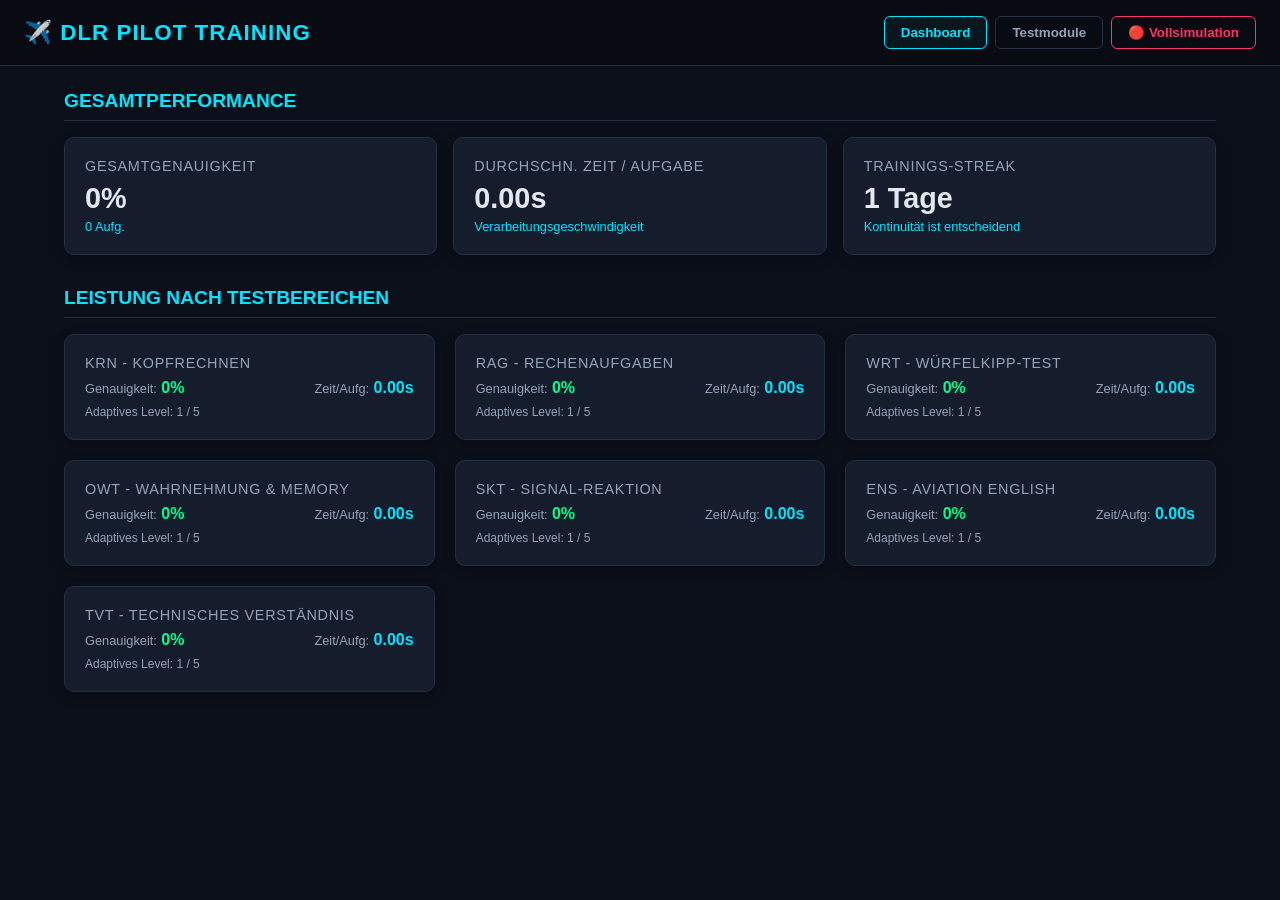
<file: index.html>
<!DOCTYPE html>
<html lang="de">
<head>
    <meta charset="UTF-8">
    <meta name="viewport" content="width=device-width, initial-scale=1.0">
    <title>✈️ DLR Pilot Training - Testplattform</title>
    <style>
        :root {
            --bg-color: #0b0f19;
            --card-bg: #151c2c;
            --card-border: #222f47;
            --accent-blue: #00e5ff;
            --accent-green: #00ff88;
            --accent-yellow: #ffb700;
            --accent-red: #ff3366;
            --text-main: #e2e8f0;
            --text-muted: #94a3b8;
            --font-family: -apple-system, BlinkMacSystemFont, "Segoe UI", Roboto, Helvetica, Arial, sans-serif;
        }

        * { box-sizing: border-box; margin: 0; padding: 0; font-family: var(--font-family); }

        body {
            background-color: var(--bg-color);
            color: var(--text-main);
            min-height: 100vh;
            display: flex;
            flex-direction: column;
        }

        header {
            background-color: #080b12;
            border-bottom: 1px solid var(--card-border);
            padding: 1rem 1.5rem;
            display: flex;
            justify-content: space-between;
            align-items: center;
        }

        .logo {
            font-size: 1.4rem; font-weight: 700; color: var(--accent-blue);
            display: flex; align-items: center; gap: 0.5rem; letter-spacing: 1px;
        }

        nav { display: flex; gap: 0.5rem; }

        .nav-btn {
            background: transparent; border: 1px solid var(--card-border);
            color: var(--text-muted); padding: 0.5rem 1rem; border-radius: 6px;
            cursor: pointer; font-weight: 600; transition: all 0.2s;
        }

        .nav-btn.active, .nav-btn:hover {
            border-color: var(--accent-blue); color: var(--accent-blue); background: rgba(0, 229, 255, 0.05);
        }

        main { flex: 1; padding: 1.5rem; max-width: 1200px; margin: 0 auto; width: 100%; }

        .grid-dashboard {
            display: grid; grid-template-columns: repeat(auto-fit, minmax(280px, 1fr)); gap: 1rem; margin-bottom: 2rem;
        }

        .card {
            background-color: var(--card-bg); border: 1px solid var(--card-border);
            border-radius: 10px; padding: 1.25rem; box-shadow: 0 4px 12px rgba(0, 0, 0, 0.3);
        }

        .card-header { font-size: 0.9rem; color: var(--text-muted); text-transform: uppercase; letter-spacing: 0.05em; margin-bottom: 0.5rem; }
        .card-value { font-size: 1.8rem; font-weight: 700; color: var(--text-main); }
        .card-subtext { font-size: 0.8rem; color: var(--accent-blue); margin-top: 0.25rem; }

        .section-title {
            font-size: 1.2rem; margin-bottom: 1rem; color: var(--accent-blue);
            border-bottom: 1px solid var(--card-border); padding-bottom: 0.5rem;
        }

        .grid-modules { display: grid; grid-template-columns: repeat(auto-fill, minmax(320px, 1fr)); gap: 1.25rem; }

        .module-card {
            background-color: var(--card-bg); border: 1px solid var(--card-border);
            border-radius: 10px; padding: 1.25rem; display: flex; flex-direction: column;
            justify-content: space-between; transition: transform 0.2s, border-color 0.2s;
        }

        .module-card:hover { transform: translateY(-2px); border-color: var(--accent-blue); }
        .module-title { font-size: 1.1rem; font-weight: 600; margin-bottom: 0.5rem; color: var(--text-main); }
        .module-desc { font-size: 0.85rem; color: var(--text-muted); margin-bottom: 1rem; line-height: 1.4; min-height: 40px; }

        .stats-mini {
            display: flex; justify-content: space-between; background: rgba(0, 0, 0, 0.2);
            padding: 0.5rem 0.75rem; border-radius: 6px; font-size: 0.8rem; margin-bottom: 1rem;
        }
        .stats-mini span { color: var(--text-muted); }
        .stats-mini strong { color: var(--accent-blue); }

        .btn-group { display: flex; gap: 0.5rem; }
        .btn {
            flex: 1; padding: 0.6rem; border: none; border-radius: 6px; font-weight: 600;
            font-size: 0.85rem; cursor: pointer; transition: opacity 0.2s; text-align: center;
        }
        .btn:hover { opacity: 0.85; }
        .btn-training { background-color: var(--accent-green); color: #000; }
        .btn-time { background-color: var(--accent-yellow); color: #000; }
        .btn-sim { background-color: var(--accent-red); color: #fff; }

        .workspace { display: none; flex-direction: column; gap: 1.5rem; }
        .workspace.active { display: flex; }

        .test-header {
            display: flex; justify-content: space-between; align-items: center; background: var(--card-bg);
            border: 1px solid var(--card-border); padding: 1rem 1.5rem; border-radius: 10px;
        }

        .timer-display {
            font-size: 1.5rem; font-weight: 700; font-family: monospace; color: var(--accent-yellow);
            background: #000; padding: 0.2rem 0.8rem; border-radius: 6px; border: 1px solid var(--accent-yellow);
        }

        .question-box {
            background: var(--card-bg); border: 1px solid var(--card-border); border-radius: 10px;
            padding: 2rem; text-align: center; min-height: 300px; display: flex; flex-direction: column;
            justify-content: center; align-items: center; position: relative; overflow: hidden;
        }

        .question-text { font-size: 1.4rem; margin-bottom: 1.5rem; line-height: 1.5; }

        .options-grid {
            display: grid; grid-template-columns: repeat(auto-fit, minmax(200px, 1fr)); gap: 1rem;
            width: 100%; max-width: 700px;
        }

        .option-btn {
            background: #1e293b; border: 1px solid var(--card-border); color: var(--text-main);
            padding: 1rem; border-radius: 8px; font-size: 1.1rem; cursor: pointer; transition: all 0.2s;
        }
        .option-btn:hover { border-color: var(--accent-blue); background: #283548; }

        .input-box { display: flex; gap: 0.5rem; width: 100%; max-width: 400px; }
        .text-input {
            flex: 1; padding: 0.8rem; border-radius: 6px; border: 1px solid var(--card-border);
            background: #0b0f19; color: #fff; font-size: 1.2rem; text-align: center;
        }

        .feedback-overlay {
            position: absolute; top: 0; left: 0; right: 0; bottom: 0;
            background: rgba(15, 23, 42, 0.95); display: flex; flex-direction: column;
            justify-content: center; align-items: center; padding: 1.5rem; z-index: 10;
        }
        .feedback-title { font-size: 1.8rem; font-weight: 700; margin-bottom: 0.5rem; }
        .feedback-correct { color: var(--accent-green); }
        .feedback-incorrect { color: var(--accent-red); }

        .skt-target {
            width: 120px; height: 120px; border-radius: 50%; margin: 1rem auto; cursor: pointer;
            display: flex; align-items: center; justify-content: center; font-size: 1.2rem; font-weight: bold;
            box-shadow: 0 0 20px rgba(0,0,0,0.5); transition: background-color 0.1s;
        }

        .cube-sequence {
            display: flex; gap: 0.5rem; flex-wrap: wrap; justify-content: center; margin-bottom: 1.5rem;
        }
        .cube-move {
            background: #1e293b; padding: 0.5rem 1rem; border-radius: 6px; border: 1px solid var(--accent-blue);
            font-weight: bold; letter-spacing: 1px;
        }

        @media (max-width: 600px) {
            header { flex-direction: column; gap: 1rem; align-items: flex-start; }
            .nav-btn { padding: 0.4rem 0.6rem; font-size: 0.8rem; }
            .grid-modules { grid-template-columns: 1fr; }
            .question-text { font-size: 1.1rem; }
            .options-grid { grid-template-columns: 1fr; }
        }
    </style>
</head>
<body>

    <header>
        <div class="logo">✈️ DLR PILOT TRAINING</div>
        <nav>
            <button class="nav-btn active" onclick="switchTab('dashboard')">Dashboard</button>
            <button class="nav-btn" onclick="switchTab('modules')">Testmodule</button>
            <button class="nav-btn" style="color: var(--accent-red); border-color: var(--accent-red);" onclick="startFullSimulation()">🔴 Vollsimulation</button>
        </nav>
    </header>

    <main>
        <!-- DASHBOARD TAB -->
        <div id="tab-dashboard">
            <h2 class="section-title">GESAMTPERFORMANCE</h2>
            <div class="grid-dashboard">
                <div class="card">
                    <div class="card-header">Gesamtgenauigkeit</div>
                    <div class="card-value" id="dash-accuracy">0%</div>
                    <div class="card-subtext" id="dash-total-q">0 Aufgaben bearbeitet</div>
                </div>
                <div class="card">
                    <div class="card-header">Durchschn. Zeit / Aufgabe</div>
                    <div class="card-value" id="dash-speed">0.00s</div>
                    <div class="card-subtext">Verarbeitungsgeschwindigkeit</div>
                </div>
                <div class="card">
                    <div class="card-header">Trainings-Streak</div>
                    <div class="card-value" id="dash-streak">0 Tage</div>
                    <div class="card-subtext">Kontinuität ist entscheidend</div>
                </div>
            </div>

            <h2 class="section-title">LEISTUNG NACH TESTBEREICHEN</h2>
            <div class="grid-modules" id="dashboard-breakdown"></div>
        </div>

        <!-- MODULES TAB -->
        <div id="tab-modules" style="display: none;">
            <h2 class="section-title">DLR TESTMODULE (BU)</h2>
            <div class="grid-modules" id="modules-list"></div>
        </div>

        <!-- WORKSPACE / TEST AREA -->
        <div id="workspace" class="workspace">
            <div class="test-header">
                <div>
                    <h3 id="test-module-name" style="color: var(--accent-blue);">Modul Name</h3>
                    <div id="test-mode-label" style="font-size: 0.8rem; color: var(--text-muted);">Training Modus</div>
                </div>
                <div style="display: flex; gap: 1.5rem; align-items: center;">
                    <div style="text-align: right;">
                        <div style="font-size: 0.75rem; color: var(--text-muted);">ADAPTIVES LEVEL</div>
                        <div id="adaptive-level" style="font-weight: bold; color: var(--accent-green);">Level 1</div>
                    </div>
                    <div class="timer-display" id="timer">00:00</div>
                    <button class="nav-btn" onclick="exitTest()" style="border-color: var(--accent-red); color: var(--accent-red);">Abbrechen</button>
                </div>
            </div>

            <div class="question-box" id="q-box">
                <!-- Dynamischer Inhalt -->
            </div>
        </div>
    </main>

    <script>
        // --- KONFIGURATION & DATENBANK ---
        const MODULES = {
            krn: { name: "KRN - Kopfrechnen", desc: "Mentale Arithmetik ohne Hilfsmittel unter hohem Zeitdruck." },
            rag: { name: "RAG - Rechenaufgaben", desc: "Physikalisch-mathematische Textaufgaben (Dreisatz, v=s/t, Prozent)." },
            wrt: { name: "WRT - Würfelkipp-Test", desc: "Mentale Rotation eines Würfels anhand sequenzieller Anweisungen." },
            owt: { name: "OWT - Wahrnehmung & Memory", desc: "Kurzzeit-Gedächtnis für Aviation-Codes (Callsigns, Frequenzen)." },
            skt: { name: "SKT - Signal-Reaktion", desc: "Reaktionsgeschwindigkeit und Fehlererkennung auf visuelle Reize." },
            ens: { name: "ENS - Aviation English", desc: "Verständnis englischer ATC-Anweisungen und Phrasologie." },
            tvt: { name: "TVT - Technisches Verständnis", desc: "Grundlegende Physik, Mechanik, Hebel und Druckverhältnisse." }
        };

        const STATE = {
            active: false,
            moduleId: null,
            mode: 'training', // 'training', 'time', 'sim'
            timerInterval: null,
            timeouts: [],
            timeLeft: 0,
            currentQuestion: null,
            startTime: 0,
            simQueue: [],
            simIndex: 0
        };

        let userStats = JSON.parse(localStorage.getItem('dlr_stats')) || {
            totalAnswered: 0, totalCorrect: 0, totalTimeSpent: 0, streak: 1,
            modules: Object.keys(MODULES).reduce((acc, key) => {
                acc[key] = { correct: 0, total: 0, totalTime: 0, level: 1 };
                return acc;
            }, {})
        };

        // --- HELPER FUNKTIONEN ---
        function shuffleArray(arr) {
            const array = [...arr];
            for (let i = array.length - 1; i > 0; i--) {
                const j = Math.floor(Math.random() * (i + 1));
                [array[i], array[j]] = [array[j], array[i]];
            }
            return array;
        }

        function calculateMath(a, b, op) {
            switch(op) {
                case '+': return a + b;
                case '-': return a - b;
                case '*': return a * b;
                case '/': return parseFloat((a / b).toFixed(2));
                default: return 0;
            }
        }

        function registerTimeout(fn, delay) {
            const id = setTimeout(fn, delay);
            STATE.timeouts.push(id);
            return id;
        }

        function clearAllTimeouts() {
            STATE.timeouts.forEach(clearTimeout);
            STATE.timeouts = [];
        }

        function saveStats() {
            localStorage.setItem('dlr_stats', JSON.stringify(userStats));
        }

        // --- UI NAVIGATION ---
        function switchTab(tabId) {
            document.getElementById('tab-dashboard').style.display = tabId === 'dashboard' ? 'block' : 'none';
            document.getElementById('tab-modules').style.display = tabId === 'modules' ? 'block' : 'none';
            document.getElementById('workspace').classList.remove('active');
            
            document.querySelectorAll('header nav .nav-btn').forEach(btn => btn.classList.remove('active'));
            if(tabId === 'dashboard') document.querySelectorAll('header nav .nav-btn')[0].classList.add('active');
            if(tabId === 'modules') document.querySelectorAll('header nav .nav-btn')[1].classList.add('active');

            if(tabId === 'dashboard') renderDashboard();
            if(tabId === 'modules') renderModules();
        }

        function renderDashboard() {
            const acc = userStats.totalAnswered > 0 ? Math.round((userStats.totalCorrect / userStats.totalAnswered) * 100) : 0;
            const avgSpeed = userStats.totalAnswered > 0 ? (userStats.totalTimeSpent / userStats.totalAnswered).toFixed(2) : "0.00";

            document.getElementById('dash-accuracy').innerText = `${acc}%`;
            document.getElementById('dash-total-q').innerText = `${userStats.totalAnswered} Aufg.`;
            document.getElementById('dash-speed').innerText = `${avgSpeed}s`;
            document.getElementById('dash-streak').innerText = `${userStats.streak} Tage`;

            const container = document.getElementById('dashboard-breakdown');
            container.innerHTML = '';

            for (let id in MODULES) {
                const m = userStats.modules[id];
                const mAcc = m.total > 0 ? Math.round((m.correct / m.total) * 100) : 0;
                const mSpeed = m.total > 0 ? (m.totalTime / m.total).toFixed(2) : "0.00";

                container.innerHTML += `
                    <div class="card">
                        <div class="card-header">${MODULES[id].name}</div>
                        <div style="display: flex; justify-content: space-between; margin-top: 0.5rem;">
                            <div><span style="font-size: 0.8rem; color: var(--text-muted);">Genauigkeit:</span> <strong style="color: var(--accent-green);">${mAcc}%</strong></div>
                            <div><span style="font-size: 0.8rem; color: var(--text-muted);">Zeit/Aufg:</span> <strong style="color: var(--accent-blue);">${mSpeed}s</strong></div>
                        </div>
                        <div style="font-size: 0.75rem; color: var(--text-muted); margin-top: 0.5rem;">Adaptives Level: ${m.level} / 5</div>
                    </div>
                `;
            }
        }

        function renderModules() {
            const container = document.getElementById('modules-list');
            container.innerHTML = '';

            for (let id in MODULES) {
                const m = MODULES[id];
                const stats = userStats.modules[id];
                const acc = stats.total > 0 ? Math.round((stats.correct / stats.total) * 100) : 0;

                container.innerHTML += `
                    <div class="module-card">
                        <div>
                            <div class="module-title">${m.name}</div>
                            <div class="module-desc">${m.desc}</div>
                        </div>
                        <div>
                            <div class="stats-mini">
                                <span>Genauigkeit: <strong>${acc}%</strong></span>
                                <span>Level: <strong>${stats.level}</strong></span>
                            </div>
                            <div class="btn-group">
                                <button class="btn btn-training" onclick="startTest('${id}', 'training')">Training</button>
                                <button class="btn btn-time" onclick="startTest('${id}', 'time')">Zeittraining</button>
                            </div>
                        </div>
                    </div>
                `;
            }
        }

        // --- TEST ENGINE CORE ---
        function startTest(moduleId, mode) {
            clearAllTimeouts();
            clearInterval(STATE.timerInterval);

            STATE.active = true;
            STATE.moduleId = moduleId;
            STATE.mode = mode;
            
            document.getElementById('tab-dashboard').style.display = 'none';
            document.getElementById('tab-modules').style.display = 'none';
            document.getElementById('workspace').classList.add('active');

            const modName = mode === 'sim' ? `SIMULATION: ${MODULES[moduleId].name}` : MODULES[moduleId].name;
            document.getElementById('test-module-name').innerText = modName;
            document.getElementById('test-mode-label').innerText = mode === 'training' ? '🟢 Training (Feedback)' : mode === 'time' ? '🟡 Zeittraining' : '🔴 DLR Simulation';
            document.getElementById('adaptive-level').innerText = `Level ${userStats.modules[moduleId].level}`;

            if (mode === 'time') {
                STATE.timeLeft = 60; // 60s per individual time test
                startTimer();
            } else if (mode === 'sim') {
                STATE.timeLeft = 45; // 45s per module in simulation
                startTimer();
            } else {
                document.getElementById('timer').innerText = "∞";
            }

            nextQuestion();
        }

        function startFullSimulation() {
            STATE.simQueue = Object.keys(MODULES);
            STATE.simIndex = 0;
            alert("START DER VOLLSIMULATION\n\n- Alle 7 DLR-Module hintereinander.\n- 45 Sekunden pro Modul.\n- Kein Feedback zwischen den Aufgaben.\n- Automatisch nächstes Modul bei Zeitablauf.");
            startTest(STATE.simQueue[STATE.simIndex], 'sim');
        }

        function advanceSimulation() {
            STATE.simIndex++;
            if (STATE.simIndex < STATE.simQueue.length) {
                startTest(STATE.simQueue[STATE.simIndex], 'sim');
            } else {
                alert("SIMULATION ABGESCHLOSSEN!\nAlle Daten wurden im Dashboard gespeichert.");
                exitTest();
            }
        }

        function startTimer() {
            updateTimerDisplay();
            STATE.timerInterval = setInterval(() => {
                STATE.timeLeft--;
                updateTimerDisplay();
                if (STATE.timeLeft <= 0) {
                    clearInterval(STATE.timerInterval);
                    if (STATE.mode === 'sim') advanceSimulation();
                    else {
                        alert("Zeit abgelaufen!");
                        exitTest();
                    }
                }
            }, 1000);
        }

        function updateTimerDisplay() {
            const m = Math.floor(STATE.timeLeft / 60).toString().padStart(2, '0');
            const s = (STATE.timeLeft % 60).toString().padStart(2, '0');
            document.getElementById('timer').innerText = `${m}:${s}`;
        }

        function exitTest() {
            STATE.active = false;
            clearAllTimeouts();
            clearInterval(STATE.timerInterval);
            switchTab('dashboard');
        }

        // --- MODUL GENERATOREN ---
        function nextQuestion() {
            if(!STATE.active) return;
            const qBox = document.getElementById('q-box');
            qBox.innerHTML = '';
            STATE.startTime = Date.now();
            const level = userStats.modules[STATE.moduleId].level;

            switch(STATE.moduleId) {
                case 'krn': generateKRN(qBox, level); break;
                case 'rag': generateRAG(qBox, level); break;
                case 'wrt': generateWRT(qBox, level); break;
                case 'owt': generateOWT(qBox, level); break;
                case 'skt': generateSKT(qBox, level); break;
                case 'ens': generateENS(qBox, level); break;
                case 'tvt': generateTVT(qBox, level); break;
            }
        }

        function renderMultipleChoice(box, text, optionsArr, correctAns) {
            STATE.currentQuestion = { answer: correctAns };
            if(text) box.innerHTML += `<div class="question-text">${text}</div>`;
            
            const grid = document.createElement('div');
            grid.className = 'options-grid';
            
            const shuffled = shuffleArray(optionsArr);
            shuffled.forEach(opt => {
                const btn = document.createElement('button');
                btn.className = 'option-btn';
                btn.innerText = opt;
                btn.onclick = () => handleAnswer(opt === correctAns, correctAns);
                grid.appendChild(btn);
            });
            box.appendChild(grid);
        }

        // 1. KRN
        function generateKRN(box, level) {
            let num1 = Math.floor(Math.random() * (15 * level)) + 5;
            let num2 = Math.floor(Math.random() * (10 * level)) + 2;
            let ops = ['+', '-', '*'];
            let op = ops[Math.floor(Math.random() * (level > 2 ? 3 : 2))];
            
            // Verhindere zu oft negative Zahlen bei einfacheren Leveln
            if(op === '-' && num1 < num2 && level < 3) [num1, num2] = [num2, num1];

            let ans = calculateMath(num1, num2, op);
            STATE.currentQuestion = { answer: ans.toString() };

            box.innerHTML = `
                <div class="question-text">${num1} ${op === '*' ? '×' : op} ${num2} = ?</div>
                <div class="input-box">
                    <input type="number" id="krn-input" class="text-input" autocomplete="off">
                    <button class="btn btn-training" onclick="checkKRN()">OK</button>
                </div>
            `;
            const input = document.getElementById('krn-input');
            // Auto-focus logic that doesn't break mobile keyboards immediately
            setTimeout(() => input.focus(), 50);
            input.addEventListener('keypress', (e) => { if(e.key === 'Enter') checkKRN(); });
        }

        function checkKRN() {
            const val = document.getElementById('krn-input').value.trim();
            if(val === "") return;
            handleAnswer(val === STATE.currentQuestion.answer, STATE.currentQuestion.answer);
        }

        // 2. RAG
        function generateRAG(box, level) {
            const db = [
                { q: "Ein Flugzeug verbraucht 2400 kg Treibstoff pro Stunde. Wie viel kg werden für 45 Minuten benötigt?", a: "1800 kg", w: ["1600 kg", "1950 kg", "2000 kg", "2100 kg"] },
                { q: "Geschwindigkeit: 360 Knoten. Entfernung: 90 NM. Wie lange dauert der Flugabschnitt?", a: "15 Min", w: ["12 Min", "18 Min", "20 Min", "25 Min"] },
                { q: "Sinken von FL300 auf FL100 mit 2000 ft/min. Wie viele Minuten dauert der Sinkflug?", a: "10 Min", w: ["8 Min", "12 Min", "15 Min", "20 Min"] },
                { q: "Wenn 4 Pumpen einen Tank in 6 Stunden füllen, wie lange brauchen 3 Pumpen?", a: "8 Stunden", w: ["4.5 Stunden", "7 Stunden", "9 Stunden", "10 Stunden"] }
            ];
            const q = db[Math.floor(Math.random() * db.length)];
            const opts = [q.a, ...q.w].slice(0, 4); // Take correct + 3 wrong
            renderMultipleChoice(box, q.q, opts, q.a);
        }

        // 3. WRT (Echte 3D Logik)
        function generateWRT(box, level) {
            const count = 2 + level; 
            const movesAvailable = ['VORN', 'HINTEN', 'LINKS', 'RECHTS'];
            let sequence = [];
            for(let i=0; i<count; i++) sequence.push(movesAvailable[Math.floor(Math.random()*4)]);

            // 0:Top, 1:Bottom, 2:Front, 3:Back, 4:Left, 5:Right
            const faceNames = ["Oben", "Unten", "Vorn", "Hinten", "Links", "Rechts"];
            let markerPos = 0; // Start at Top

            // Berechne echte Endposition
            sequence.forEach(move => {
                let p = markerPos;
                if (move === 'VORN') {
                    if(p===0) markerPos=2; else if(p===2) markerPos=1; else if(p===1) markerPos=3; else if(p===3) markerPos=0;
                } else if (move === 'HINTEN') {
                    if(p===0) markerPos=3; else if(p===3) markerPos=1; else if(p===1) markerPos=2; else if(p===2) markerPos=0;
                } else if (move === 'LINKS') {
                    if(p===0) markerPos=4; else if(p===4) markerPos=1; else if(p===1) markerPos=5; else if(p===5) markerPos=0;
                } else if (move === 'RECHTS') {
                    if(p===0) markerPos=5; else if(p===5) markerPos=1; else if(p===1) markerPos=4; else if(p===4) markerPos=0;
                }
            });

            const correctAns = faceNames[markerPos];
            
            let html = `
                <div style="font-size: 0.9rem; color: var(--text-muted); margin-bottom: 1rem;">Ausgangslage: Markierung ist OBEN.</div>
                <div class="cube-sequence">
                    ${sequence.map(m => `<div class="cube-move">${m}</div>`).join('')}
                </div>
                <div style="font-size: 1.1rem; margin-bottom: 1.5rem;">Wo befindet sich die Markierung am Ende?</div>
            `;
            box.innerHTML = html;
            renderMultipleChoice(box, "", faceNames, correctAns);
        }

        // 4. OWT
        function generateOWT(box, level) {
            const count = 3 + Math.floor(level/2);
            const pool = ['LH401', 'EW702', 'AF123', 'KL982', 'DL441', 'UA900', 'BA221', 'LX330', 'FL330', 'HDG180', '118.5'];
            const shuffledPool = shuffleArray(pool);
            const sequence = shuffledPool.slice(0, count);
            const target = sequence[Math.floor(Math.random() * sequence.length)];
            
            box.innerHTML = `
                <div class="question-text">Merke dir folgende Informationen:</div>
                <div style="font-size: 2rem; font-weight: bold; color: var(--accent-blue); letter-spacing: 2px; margin: 1.5rem 0;">
                    ${sequence.join(' &nbsp; ')}
                </div>
                <div style="font-size: 0.8rem; color: var(--text-muted);">Verschwindet in wenigen Sekunden...</div>
            `;

            registerTimeout(() => {
                if(!STATE.active) return;
                box.innerHTML = '';
                let wrongOpts = shuffledPool.filter(c => !sequence.includes(c)).slice(0, 3);
                let opts = [...wrongOpts, target];
                renderMultipleChoice(box, "Welcher Code war in der Sequenz enthalten?", opts, target);
            }, Math.max(2000, 4000 - (level * 300))); // Kürzer bei hohem Level
        }

        // 5. SKT (Echte Reaktionslogik)
        function generateSKT(box, level) {
            const isTarget = Math.random() > 0.3; // 70% chance for green
            
            box.innerHTML = `
                <div class="question-text">Klicke NUR auf den Kreis, wenn er <strong style="color:var(--accent-green)">GRÜN</strong> wird!</div>
                <div class="skt-target" style="background-color: #334155; color: #94a3b8;" id="skt-btn">WARTE</div>
                <div style="font-size: 0.8rem; color: var(--text-muted); margin-top: 1rem;">Nicht bei Rot klicken! Zu frühes Klicken ist ein Fehler.</div>
            `;

            let state = "WAIT"; // WAIT -> SIGNAL
            const btn = document.getElementById('skt-btn');
            
            btn.onmousedown = () => {
                if(state === "WAIT") {
                    handleAnswer(false, "Zu früh geklickt (False Start)!");
                } else if(state === "SIGNAL") {
                    if(isTarget) handleAnswer(true, "Grünes Signal");
                    else handleAnswer(false, "Falsche Reaktion (Klick bei Rot)!");
                }
            };

            const delay = Math.floor(Math.random() * 2000) + 1000; // 1-3s Wait
            
            registerTimeout(() => {
                state = "SIGNAL";
                btn.style.backgroundColor = isTarget ? "var(--accent-green)" : "var(--accent-red)";
                btn.style.color = "#000";
                btn.innerText = isTarget ? "KLICK!" : "STOP!";
                STATE.startTime = Date.now(); // Reset time for accurate MS measurement

                // Auto-resolve nach 1.5s
                registerTimeout(() => {
                    if(STATE.active) {
                        if(isTarget) handleAnswer(false, "Zu langsam! Du hättest klicken müssen.");
                        else handleAnswer(true, "Korrekt ignoriert.");
                    }
                }, 1500 - (level * 100)); // Wird bei hohem Level schneller

            }, delay);
        }

        // 6. ENS
        function generateENS(box, level) {
            const db = [
                { q: "'Lufthansa 401, climb and maintain Flight Level 240.' What is required?", a: "Ascend to 24,000 feet", w: ["Descend to 24,000 feet", "Turn heading 240", "Maintain current altitude"] },
                { q: "What does 'Hold Short' mean?", a: "Stop before a specific line/runway", w: ["Continue at low speed", "Hold altitude for 2 min", "Expedite takeoff immediately"] },
                { q: "'Cleared for ILS approach runway 27R'. What is the aircraft cleared to do?", a: "Execute the landing approach for 27 Right", w: ["Taxi to runway 27R", "Take off from runway 27R", "Hold over the airport"] },
                { q: "What does 'Squawk 7700' mean?", a: "General Emergency", w: ["Radio Failure", "Hijacking", "Normal Operations"] }
            ];
            const q = db[Math.floor(Math.random() * db.length)];
            const opts = [q.a, ...q.w];
            renderMultipleChoice(box, q.q, opts, q.a);
        }

        // 7. TVT
        function generateTVT(box, level) {
            const db = [
                { q: "Zahnrad A (12 Zähne) treibt Zahnrad B (24 Zähne). A dreht sich 4-mal. Wie oft dreht sich B?", a: "2-mal", w: ["1-mal", "4-mal", "8-mal"] },
                { q: "Wie verändert sich der statische Luftdruck mit zunehmender Höhe?", a: "Er nimmt ab", w: ["Er nimmt zu", "Er bleibt konstant", "Er schwankt periodisch"] },
                { q: "Was passiert mit der Temperatur eines Gases, wenn es komprimiert wird (Volumen verkleinert)?", a: "Temperatur steigt", w: ["Temperatur sinkt", "Bleibt gleich", "Gas kondensiert sofort"] },
                { q: "Bernoulli-Effekt an einer Tragfläche: Wo die Luft schneller strömt, ist der Druck...", a: "...niedriger.", w: ["...höher.", "...gleich.", "...unabhängig von der Geschwindigkeit."] }
            ];
            const q = db[Math.floor(Math.random() * db.length)];
            const opts = [q.a, ...q.w];
            renderMultipleChoice(box, q.q, opts, q.a);
        }

        // --- AUSWERTUNG & ADAPTIVES LEVELING ---
        function handleAnswer(isCorrect, correctAnsText) {
            clearAllTimeouts(); // Stop any pending SKT/OWT logic
            
            const timeSpent = (Date.now() - STATE.startTime) / 1000;
            const mod = userStats.modules[STATE.moduleId];

            userStats.totalAnswered++;
            userStats.totalTimeSpent += timeSpent;
            mod.total++;
            mod.totalTime += timeSpent;

            if (isCorrect) {
                userStats.totalCorrect++;
                mod.correct++;
            }

            // Adaptives Leveling (jeden 5. Versuch prüfen)
            if (mod.total % 5 === 0) {
                const acc = mod.correct / mod.total;
                if (acc >= 0.8 && mod.level < 5) mod.level++;
                else if (acc <= 0.4 && mod.level > 1) mod.level--;
            }

            saveStats();

            if (STATE.mode === 'training') {
                showFeedback(isCorrect, correctAnsText, timeSpent);
            } else {
                nextQuestion(); // Im Zeit/Sim-Modus direkt weiter
            }
        }

        function showFeedback(isCorrect, text, time) {
            const box = document.getElementById('q-box');
            const overlay = document.createElement('div');
            overlay.className = 'feedback-overlay';
            
            let timeStr = STATE.moduleId === 'skt' ? `${(time*1000).toFixed(0)} ms` : `${time.toFixed(1)} s`;

            overlay.innerHTML = `
                <div class="feedback-title ${isCorrect ? 'feedback-correct' : 'feedback-incorrect'}">
                    ${isCorrect ? '✓ KORREKT' : '✗ FALSCH'}
                </div>
                <div style="color: var(--text-muted); margin-bottom: 0.5rem;">Zeit: ${timeStr}</div>
                <div style="margin-bottom: 2rem; font-size: 1.1rem;">
                    ${isCorrect ? 'Gute Arbeit!' : `Richtig: <strong style="color: #fff;">${text}</strong>`}
                </div>
                <button class="btn btn-training" style="max-width: 200px; padding: 1rem;" onclick="nextQuestion()">Weiter</button>
            `;
            box.appendChild(overlay);
            
            // Allow Enter to continue
            setTimeout(() => {
                const btn = overlay.querySelector('button');
                btn.focus();
            }, 50);
        }

        // INIT
        switchTab('dashboard');

    </script>
</body>
</html>
</file>
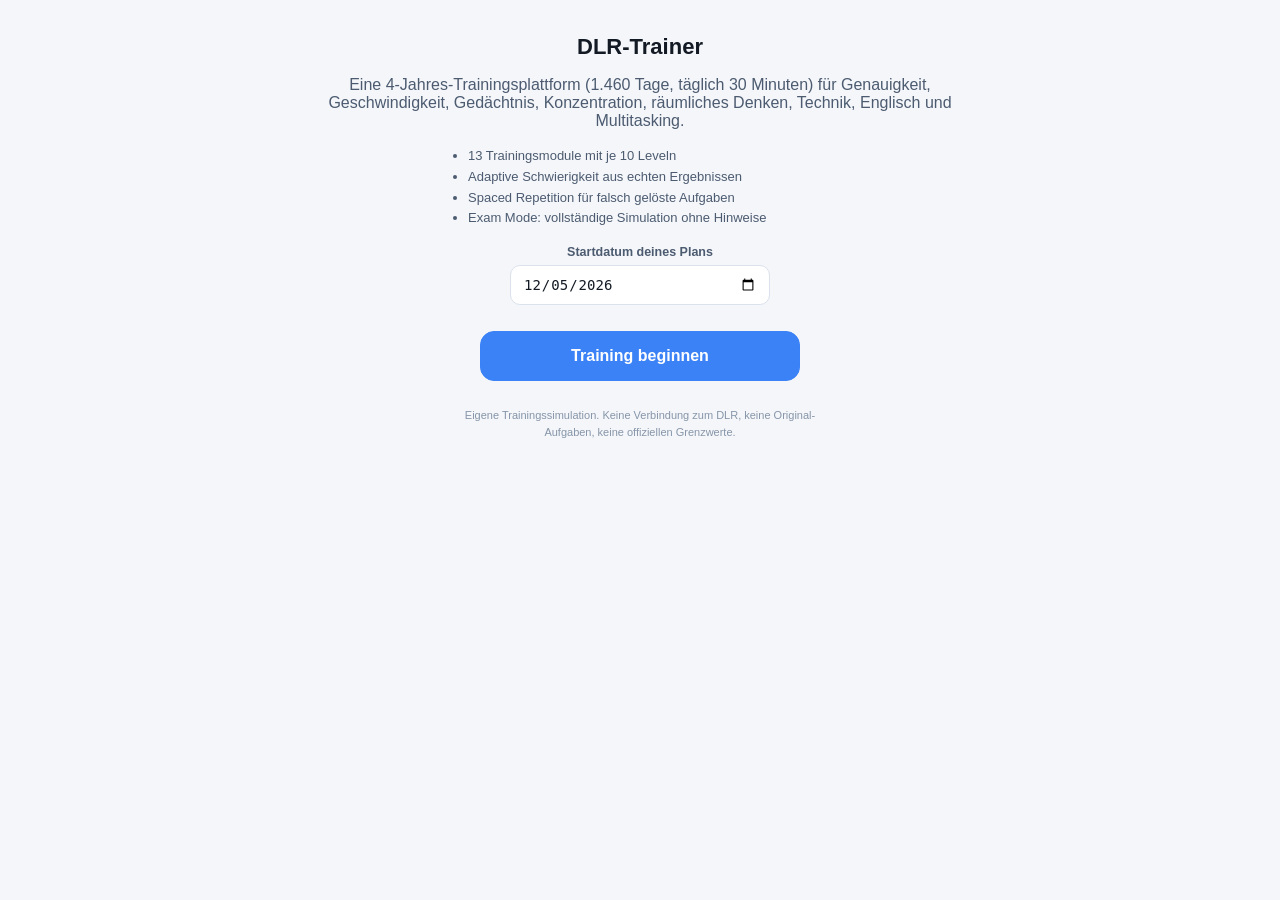
<file: dlr_trainer/index.html>
<!doctype html>
<html lang="de">
<head>
<meta charset="utf-8">
<meta name="viewport" content="width=device-width, initial-scale=1, viewport-fit=cover">
<title>DLR Trainer – Trainingssimulation</title>
<meta name="description" content="Eigene 4-Jahres-Trainingsplattform für kognitive Eignungstests. Keine Verbindung zum DLR.">
<link rel="stylesheet" href="css/style.css">
</head>
<body>
<div id="app"></div>

<!-- Core -->
<script src="js/core/util.js"></script>
<script src="js/core/storage.js"></script>
<script src="js/core/audio-engine.js"></script>
<script src="js/core/timer.js"></script>
<script src="js/data/user-progress.js"></script>
<script src="js/core/scoring-engine.js"></script>
<script src="js/core/adaptive-engine.js"></script>
<script src="js/core/spaced-repetition.js"></script>
<script src="js/core/training-engine.js"></script>
<script src="js/core/ai-trainer.js"></script>

<!-- Components -->
<script src="js/components/Timer.js"></script>
<script src="js/components/AnswerInput.js"></script>
<script src="js/components/TestScreen.js"></script>
<script src="js/components/TrainingSession.js"></script>
<script src="js/components/Gauges.js"></script>
<script src="js/components/PerformanceChart.js"></script>
<script src="js/components/HeatmapCalendar.js"></script>

<!-- Question banks / generators -->
<script src="js/data/question-bank/technical.js"></script>
<script src="js/data/question-bank/english.js"></script>
<script src="js/data/question-generators/arithmetic.js"></script>
<script src="js/data/question-generators/cube-net.js"></script>
<script src="js/data/question-generators/paths.js"></script>
<script src="js/data/question-generators/instruments.js"></script>
<script src="js/data/question-generators/technical.js"></script>
<script src="js/data/question-generators/physics.js"></script>

<!-- Modules -->
<script src="js/modules/krn/krn.js"></script>
<script src="js/modules/rms/rms.js"></script>
<script src="js/modules/vmc/vmc.js"></script>
<script src="js/modules/owt/owt.js"></script>
<script src="js/modules/skt/skt.js"></script>
<script src="js/modules/ppt/ppt.js"></script>
<script src="js/modules/wfg/wfg.js"></script>
<script src="js/modules/tvt/tvt.js"></script>
<script src="js/modules/phy/phy.js"></script>
<script src="js/modules/ens/ens.js"></script>
<script src="js/modules/mic/mic.js"></script>
<script src="js/modules/pmt/pmt.js"></script>
<script src="js/modules/mtf/mtf.js"></script>

<!-- Core session orchestration (needs modules + engines) -->
<script src="js/core/session-manager.js"></script>

<!-- Views -->
<script src="js/views/Onboarding.js"></script>
<script src="js/views/Dashboard.js"></script>
<script src="js/views/Modules.js"></script>
<script src="js/views/Calendar.js"></script>
<script src="js/views/Stats.js"></script>
<script src="js/views/Exam.js"></script>
<script src="js/views/Results.js"></script>
<script src="js/views/Settings.js"></script>

<!-- App -->
<script src="js/app.js"></script>
</body>
</html>
</file>
<file: dlr_trainer/css/style.css>
/* DLR Trainer – Stylesheet. Ruhig, professionell, testorientiert. */
:root {
  --bg: #0b0f16; --bg2: #101623; --panel: #131b29; --panel2: #182234; --border: #263248;
  --text: #e7edf6; --text-dim: #9fb0c6; --text-faint: #6b7890;
  --accent: #3b82f6; --accent-soft: #1e3a5f; --good: #22c55e; --bad: #ef4444; --warn: #f59e0b;
  --radius: 12px; --radius-sm: 8px; --font: -apple-system, BlinkMacSystemFont, "Segoe UI", Roboto, Helvetica, Arial, sans-serif;
  --mono: ui-monospace, Menlo, Consolas, monospace;
  --maxw: 720px;
}
@media (prefers-color-scheme: light) {
  :root:not([data-theme="dark"]) {
    --bg: #f4f6fa; --bg2: #ffffff; --panel: #ffffff; --panel2: #eef1f6; --border: #dbe2ec;
    --text: #131a24; --text-dim: #4c5b70; --text-faint: #8695a8; --accent-soft: #dbe8fd;
  }
}
:root[data-theme="dark"] { color-scheme: dark; }
:root[data-theme="light"] {
  --bg: #f4f6fa; --bg2: #ffffff; --panel: #ffffff; --panel2: #eef1f6; --border: #dbe2ec;
  --text: #131a24; --text-dim: #4c5b70; --text-faint: #8695a8; --accent-soft: #dbe8fd;
  color-scheme: light;
}
* { box-sizing: border-box; }
html, body { height: 100%; }
body {
  margin: 0; font-family: var(--font); background: var(--bg); color: var(--text);
  padding-top: env(safe-area-inset-top, 0px); padding-bottom: env(safe-area-inset-bottom, 0px);
  -webkit-tap-highlight-color: transparent;
}
html { scroll-padding-top: env(safe-area-inset-top, 0px); }
body.in-test { overflow: hidden; }
button { font-family: inherit; }
a { color: var(--accent); }

#app { max-width: var(--maxw); margin: 0 auto; padding: 0 16px 90px; min-height: 100%; }
.topbar { display: flex; align-items: center; justify-content: space-between; padding: calc(env(safe-area-inset-top,0px) + 14px) 0 10px; gap: 10px; }
.brand { font-weight: 800; font-size: 15px; letter-spacing: 0.02em; display: flex; align-items: center; gap: 8px; }
.brand .dot { width: 8px; height: 8px; border-radius: 50%; background: var(--accent); }
.topbar-actions { display: flex; gap: 8px; }
.iconbtn { background: var(--panel); border: 1px solid var(--border); color: var(--text-dim); border-radius: 10px; width: 36px; height: 36px; display: flex; align-items: center; justify-content: center; cursor: pointer; font-size: 16px; }
.iconbtn:active { transform: scale(0.96); }

.tabbar { position: fixed; left: 0; right: 0; bottom: 0; background: var(--bg2); border-top: 1px solid var(--border); display: flex; padding-bottom: env(safe-area-inset-bottom, 0px); z-index: 40; }
.tabbar-inner { max-width: var(--maxw); margin: 0 auto; display: flex; width: 100%; }
.tab { flex: 1; display: flex; flex-direction: column; align-items: center; gap: 2px; padding: 9px 4px 8px; background: none; border: none; color: var(--text-faint); font-size: 10.5px; cursor: pointer; }
.tab .ic { font-size: 19px; line-height: 1; }
.tab.active { color: var(--accent); }

.card { background: var(--panel); border: 1px solid var(--border); border-radius: var(--radius); padding: 16px; margin-bottom: 12px; }
.card h2, .card h3 { margin: 0 0 10px; }
.muted { color: var(--text-dim); }
.faint { color: var(--text-faint); }
.small { font-size: 12.5px; }
.mono { font-family: var(--mono); }
.row { display: flex; align-items: center; justify-content: space-between; gap: 10px; }
.stack { display: flex; flex-direction: column; gap: 8px; }
.hr { height: 1px; background: var(--border); margin: 12px 0; border: none; }
h1 { font-size: 20px; margin: 4px 0 14px; }
h2 { font-size: 15px; }
h3 { font-size: 13.5px; color: var(--text-dim); text-transform: uppercase; letter-spacing: 0.05em; font-weight: 700; }

.btn { border: 1px solid var(--border); background: var(--panel2); color: var(--text); padding: 10px 16px; border-radius: 10px; font-size: 14px; font-weight: 600; cursor: pointer; }
.btn:active { transform: scale(0.98); }
.btn.primary { background: var(--accent); border-color: var(--accent); color: #fff; }
.btn.ghost { background: transparent; }
.btn.block { width: 100%; }
.btn.big { padding: 15px 18px; font-size: 16px; border-radius: 14px; }
.btn[disabled] { opacity: 0.45; pointer-events: none; }
.btn.danger { color: var(--bad); border-color: var(--bad); }

/* -------------------- Startbildschirm / Tagesplan -------------------- */
.day-hero { background: linear-gradient(160deg, var(--accent-soft), var(--panel) 65%); border: 1px solid var(--border); border-radius: 16px; padding: 20px; margin-bottom: 14px; }
.day-hero .day-num { font-size: 13px; color: var(--text-dim); font-weight: 700; letter-spacing: 0.04em; text-transform: uppercase; }
.day-hero .day-phase { font-size: 22px; font-weight: 800; margin: 2px 0 10px; }
.day-hero .day-sub { font-size: 12.5px; color: var(--text-dim); }
.plan-list { display: flex; flex-direction: column; gap: 8px; margin: 14px 0; }
.plan-item { display: flex; align-items: center; gap: 10px; background: var(--panel2); border-radius: 10px; padding: 10px 12px; }
.plan-item .code { font-family: var(--mono); font-weight: 800; font-size: 12.5px; width: 42px; color: var(--accent); }
.plan-item .name { flex: 1; font-size: 13px; }
.plan-item .min { font-family: var(--mono); font-size: 12.5px; color: var(--text-dim); }
.plan-total { display: flex; justify-content: space-between; font-weight: 700; padding-top: 8px; border-top: 1px dashed var(--border); margin-top: 4px; }
.streak-badge { display: inline-flex; align-items: center; gap: 4px; background: var(--panel2); border-radius: 999px; padding: 3px 10px; font-size: 11.5px; font-weight: 700; }

/* -------------------- Heatmap -------------------- */
.heatmap-wrap { overflow-x: auto; padding-bottom: 4px; }
.heatmap { display: grid; grid-auto-flow: column; grid-template-rows: repeat(7, 11px); gap: 3px; }
.hm-cell { width: 11px; height: 11px; border-radius: 2.5px; background: var(--panel2); }
.hm-cell[data-lvl="1"] { background: #17406b; }
.hm-cell[data-lvl="2"] { background: #1f5c93; }
.hm-cell[data-lvl="3"] { background: #22c55e; opacity: 0.55; }
.hm-cell[data-lvl="4"] { background: #22c55e; }
.hm-legend { display: flex; gap: 4px; align-items: center; font-size: 10.5px; color: var(--text-faint); margin-top: 6px; }

/* -------------------- Radar -------------------- */
.radar-svg text { font-family: var(--mono); }

/* -------------------- Testansicht -------------------- */
.ts { position: fixed; inset: 0; background: var(--bg); z-index: 100; display: flex; flex-direction: column; }
.ts-top { display: flex; align-items: center; justify-content: space-between; padding: calc(env(safe-area-inset-top,0px) + 10px) 16px 8px; }
.ts-left { display: flex; flex-direction: column; }
.ts-code { font-family: var(--mono); font-weight: 800; font-size: 13px; color: var(--accent); letter-spacing: 0.04em; }
.ts-meta { font-size: 10.5px; color: var(--text-faint); }
.ts-center { text-align: center; }
.ts-task { font-family: var(--mono); font-size: 12px; color: var(--text-dim); }
.ts-right { min-width: 54px; text-align: right; }
.ts-timer { font-family: var(--mono); font-size: 18px; font-weight: 800; }
.ts-timer.low { color: var(--bad); }
.pb { height: 3px; background: var(--panel2); }
.pb-fill { height: 100%; background: var(--accent); transition: width 0.3s linear; }
.ts-body { flex: 1; display: flex; align-items: center; justify-content: center; padding: 16px; overflow: auto; position: relative; }
.ts-exam .ts-code { color: var(--warn); }
.ts-center-card { width: 100%; max-width: 560px; }
.flash-ok::after, .flash-bad::after { content: ''; position: absolute; inset: 0; pointer-events: none; animation: flashfade 0.5s ease-out; }
.flash-ok::after { background: var(--good); }
.flash-bad::after { background: var(--bad); }
@keyframes flashfade { from { opacity: 0.18; } to { opacity: 0; } }

.trial { width: 100%; display: flex; flex-direction: column; align-items: center; gap: 18px; }
.trial-tag { font-size: 10.5px; text-transform: uppercase; letter-spacing: 0.06em; color: var(--warn); font-weight: 700; }
.prompt { font-size: 19px; text-align: center; line-height: 1.5; }
.prompt .krn-expr { font-family: var(--mono); font-size: 30px; font-weight: 700; }
.prompt .krn-text { font-size: 18px; }
.prompt .blank { border-bottom: 2px solid var(--accent); padding: 0 6px; }
.passage { font-size: 15px; line-height: 1.65; text-align: left; background: var(--panel2); border-radius: 10px; padding: 14px 16px; max-width: 560px; }
.sub { margin-top: 10px; font-size: 15.5px; }
.visual { display: flex; justify-content: center; align-items: center; }
.visual.faded { opacity: 0; transition: opacity 0.35s; }
.expo-note { font-size: 11px; color: var(--text-faint); margin-top: -8px; }
.tech-svg, .krn-net, .ppt-net, .ppt-cube, .wfg-fig { max-width: 100%; height: auto; }
.tbar { width: 220px; height: 4px; background: var(--panel2); border-radius: 4px; overflow: hidden; }
.tbar-fill { height: 100%; width: 100%; background: var(--accent); }

.choices { display: grid; gap: 10px; width: 100%; max-width: 560px; }
.choices.cols-1 { grid-template-columns: 1fr; }
.choices.cols-2 { grid-template-columns: 1fr 1fr; }
.choices.cols-3 { grid-template-columns: repeat(3, 1fr); }
.choices.cols-4 { grid-template-columns: repeat(4, 1fr); }
.choices.cols-5 { grid-template-columns: repeat(5, 1fr); }
@media (max-width: 480px) { .choices.cols-4, .choices.cols-5 { grid-template-columns: repeat(3, 1fr); } }
.choice { display: flex; flex-direction: column; align-items: center; gap: 6px; background: var(--panel); border: 1.5px solid var(--border); border-radius: 12px; padding: 12px 8px; cursor: pointer; color: var(--text); font-size: 13.5px; }
.choice:active { transform: scale(0.97); }
.choice.picked { border-color: var(--accent); background: var(--accent-soft); }
.choice-key { font-family: var(--mono); font-size: 10px; color: var(--text-faint); font-weight: 700; }
.choice-body { display: flex; align-items: center; justify-content: center; }

.num-row { display: flex; gap: 8px; align-items: center; }
.num-input { font-family: var(--mono); font-size: 22px; text-align: center; width: 160px; padding: 10px 12px; border-radius: 10px; border: 1.5px solid var(--border); background: var(--panel); color: var(--text); }
.num-input:focus { outline: none; border-color: var(--accent); }
.num-input.shake { animation: shake 0.3s; border-color: var(--bad); }
.num-unit { color: var(--text-dim); font-size: 13px; }
@keyframes shake { 0%,100%{transform:translateX(0);} 25%{transform:translateX(-6px);} 75%{transform:translateX(6px);} }

.fb { position: absolute; inset: 0; background: color-mix(in srgb, var(--bg) 88%, transparent); display: flex; flex-direction: column; align-items: center; justify-content: center; gap: 8px; padding: 20px; text-align: center; backdrop-filter: blur(2px); }
.fb-title { font-size: 22px; font-weight: 800; }
.fb-ok .fb-title { color: var(--good); }
.fb-bad .fb-title { color: var(--bad); }
.fb-time { font-family: var(--mono); color: var(--text-dim); font-size: 13px; }
.fb-solution { font-size: 15px; margin-top: 4px; }
.fb-err { font-size: 13px; color: var(--warn); }
.fb-explain { font-size: 13px; color: var(--text-dim); max-width: 460px; margin-top: 4px; }
.fb-next { margin-top: 10px; }

/* -------------------- Modul-spezifisch -------------------- */
.gauge-row { display: flex; gap: 18px; flex-wrap: wrap; justify-content: center; }
.gauge-cell { display: flex; flex-direction: column; align-items: center; gap: 4px; }
.gauge-tag { font-family: var(--mono); font-weight: 800; color: var(--accent); }

.vmc-grid { display: grid; gap: 6px; }
.vmc-grid.mini { gap: 2px; }
.vmc-cell { background: var(--panel2); border: 1.5px solid var(--border); border-radius: 6px; padding: 0; cursor: pointer; display: flex; align-items: center; justify-content: center; }
.vmc-cell.mark { background: var(--accent); }
.vmc-cell.sel { border-color: var(--accent); box-shadow: 0 0 0 2px var(--accent-soft) inset; }
.vmc-cell.right { border-color: var(--good); }
.vmc-cell.missed { border-color: var(--bad); }
.vmc-cell.wrong { border-color: var(--bad); background: color-mix(in srgb, var(--bad) 25%, var(--panel2)); }
.vmc-cell.noise { background: var(--border); }
.vmc-count { font-size: 12px; color: var(--text-dim); }
.vmc-info { font-size: 14px; margin-bottom: 4px; }

.rms-num { font-family: var(--mono); font-size: 64px; font-weight: 800; }
.rms-num.pulse { animation: pop 0.2s; }
@keyframes pop { from { transform: scale(1.15); opacity: 0.5; } to { transform: scale(1); opacity: 1; } }
.rms-hint { color: var(--text-faint); letter-spacing: 3px; }
.rms-fb { min-height: 22px; font-weight: 800; }
.rms-fb.ok { color: var(--good); } .rms-fb.bad { color: var(--bad); }
.rms-btn { background: var(--accent); color: #fff; border: none; border-radius: 999px; width: 96px; height: 96px; font-weight: 800; font-size: 13px; cursor: pointer; }
.rms-btn.small { width: 72px; height: 72px; font-size: 11px; }
.rms-info { font-size: 13px; color: var(--text-dim); text-align: center; max-width: 420px; }

.skt-rule { font-size: 15px; text-align: center; max-width: 480px; padding: 8px 12px; background: var(--panel2); border-radius: 10px; }
.skt-rule.flash { animation: rulepop 0.4s; }
@keyframes rulepop { from { background: var(--accent-soft); } to { background: var(--panel2); } }
.skt-progress { font-family: var(--mono); font-size: 11px; color: var(--text-faint); }
.skt-fb { min-height: 22px; font-weight: 800; font-size: 20px; }
.skt-fb.ok { color: var(--good); } .skt-fb.bad { color: var(--bad); }

.pmt-area-wrap { width: 100%; max-width: 480px; }
.pmt-area { position: relative; width: 100%; aspect-ratio: 4/3; background: var(--panel2); border-radius: 14px; touch-action: none; overflow: hidden; }
.pmt-target { position: absolute; transform: translate(-50%, -50%); border-radius: 50%; background: color-mix(in srgb, var(--warn) 55%, transparent); border: 2px solid var(--warn); }
.pmt-target.hit { background: color-mix(in srgb, var(--good) 55%, transparent); border-color: var(--good); }
.pmt-cursor { position: absolute; width: 14px; height: 14px; margin: -7px; border-radius: 50%; background: var(--accent); opacity: 0; }
.pmt-cursor.active { opacity: 1; }
.pmt-note { font-size: 11.5px; color: var(--text-faint); margin-top: 8px; text-align: center; }

.mic-grid, .mtf-wrap { display: grid; gap: 12px; width: 100%; }
.mic-grid { grid-template-columns: repeat(auto-fit, minmax(150px, 1fr)); }
.mic-cell { background: var(--panel2); border-radius: 12px; padding: 12px; display: flex; flex-direction: column; align-items: center; gap: 8px; }
.mic-label { font-size: 11.5px; color: var(--text-dim); text-align: center; }
.mic-sig-ind { width: 100%; height: 34px; border-radius: 8px; background: var(--panel); border: 1.5px solid var(--border); }
.mic-sig-ind.high { background: color-mix(in srgb, var(--good) 45%, var(--panel)); border-color: var(--good); }
.mic-sig-ind.low { background: color-mix(in srgb, var(--warn) 40%, var(--panel)); border-color: var(--warn); }
.mic-hdg-ctrl { display: flex; gap: 6px; }
.mic-info { font-size: 12.5px; color: var(--text-dim); margin-bottom: 4px; }

.mtf-wrap { grid-template-columns: 1fr 1fr; grid-template-rows: auto auto; }
.mtf-zone { background: var(--panel2); border-radius: 12px; padding: 10px; display: flex; flex-direction: column; align-items: center; gap: 6px; }
.mtf-label { font-size: 11px; color: var(--text-dim); text-align: center; }
.mtf-bottom { grid-column: 1 / 3; }
.mtf-shape-box { min-height: 60px; display: flex; align-items: center; justify-content: center; }

.gauge { display: block; }

/* -------------------- Berichte / Charts -------------------- */
.stat-grid { display: grid; grid-template-columns: repeat(2, 1fr); gap: 10px; }
.stat-box { background: var(--panel2); border-radius: 10px; padding: 12px; }
.stat-box .v { font-size: 20px; font-weight: 800; font-family: var(--mono); }
.stat-box .l { font-size: 11px; color: var(--text-dim); margin-top: 2px; }
.mod-row { display: flex; align-items: center; gap: 10px; padding: 7px 0; border-bottom: 1px solid var(--border); }
.mod-row:last-child { border: none; }
.mod-row .code { font-family: var(--mono); font-weight: 800; width: 42px; color: var(--accent); font-size: 12px; }
.mod-row .bar { flex: 1; height: 6px; background: var(--panel2); border-radius: 3px; overflow: hidden; }
.mod-row .bar > i { display: block; height: 100%; background: var(--accent); }
.mod-row .lvl { font-family: var(--mono); font-size: 11px; color: var(--text-dim); width: 46px; text-align: right; }
.err-row { display: flex; justify-content: space-between; font-size: 12.5px; padding: 5px 0; border-bottom: 1px dashed var(--border); }
.err-row:last-child { border: none; }
.trainer-note { background: var(--panel2); border-left: 3px solid var(--accent); border-radius: 8px; padding: 10px 12px; font-size: 13px; margin-bottom: 8px; }

.result-list { display: flex; flex-direction: column; gap: 6px; }
.result-item { display: flex; justify-content: space-between; padding: 8px 10px; background: var(--panel2); border-radius: 8px; font-size: 13px; }

/* -------------------- Onboarding / Settings -------------------- */
.onb-step { text-align: center; padding: 30px 6px; }
.onb-step h1 { font-size: 22px; }
.field { display: flex; flex-direction: column; gap: 6px; margin-bottom: 14px; }
.field label { font-size: 12.5px; color: var(--text-dim); font-weight: 600; }
.field input[type="date"], .field select { padding: 10px 12px; border-radius: 10px; border: 1.5px solid var(--border); background: var(--panel); color: var(--text); font-size: 14px; }
.toggle-row { display: flex; align-items: center; justify-content: space-between; padding: 10px 0; border-bottom: 1px solid var(--border); }
.toggle-row:last-child { border: none; }
.switch { position: relative; width: 42px; height: 24px; }
.switch input { opacity: 0; width: 100%; height: 100%; margin: 0; cursor: pointer; }
.switch .track { position: absolute; inset: 0; background: var(--panel2); border: 1px solid var(--border); border-radius: 999px; transition: 0.2s; }
.switch .track::after { content: ''; position: absolute; top: 2px; left: 2px; width: 18px; height: 18px; border-radius: 50%; background: var(--text-dim); transition: 0.2s; }
.switch input:checked + .track { background: var(--accent-soft); border-color: var(--accent); }
.switch input:checked + .track::after { transform: translateX(18px); background: var(--accent); }

.disclaimer { font-size: 11px; color: var(--text-faint); text-align: center; padding: 10px 0 4px; line-height: 1.5; }
.empty-hint { font-size: 12.5px; color: var(--text-faint); text-align: center; padding: 10px 0; }
.chip { display: inline-block; background: var(--panel2); border-radius: 999px; padding: 3px 10px; font-size: 11px; margin: 2px; }
.intro-list { padding-left: 18px; font-size: 13px; color: var(--text-dim); line-height: 1.6; }

.listen-head { display: flex; align-items: center; gap: 8px; }
.listen-icon { font-size: 18px; }
.listen-status { font-size: 13px; color: var(--text-dim); }
.listen-box { font-family: var(--mono); font-size: 13px; background: var(--panel2); border-radius: 8px; padding: 10px 12px; max-width: 480px; }
.replay { margin-top: 10px; }

.exam-intro { text-align: center; }
.exam-list { list-style: none; padding: 0; display: flex; flex-wrap: wrap; gap: 6px; justify-content: center; margin: 12px 0; }
.exam-list li { background: var(--panel2); border-radius: 8px; padding: 5px 10px; font-family: var(--mono); font-size: 12px; }
</file>
